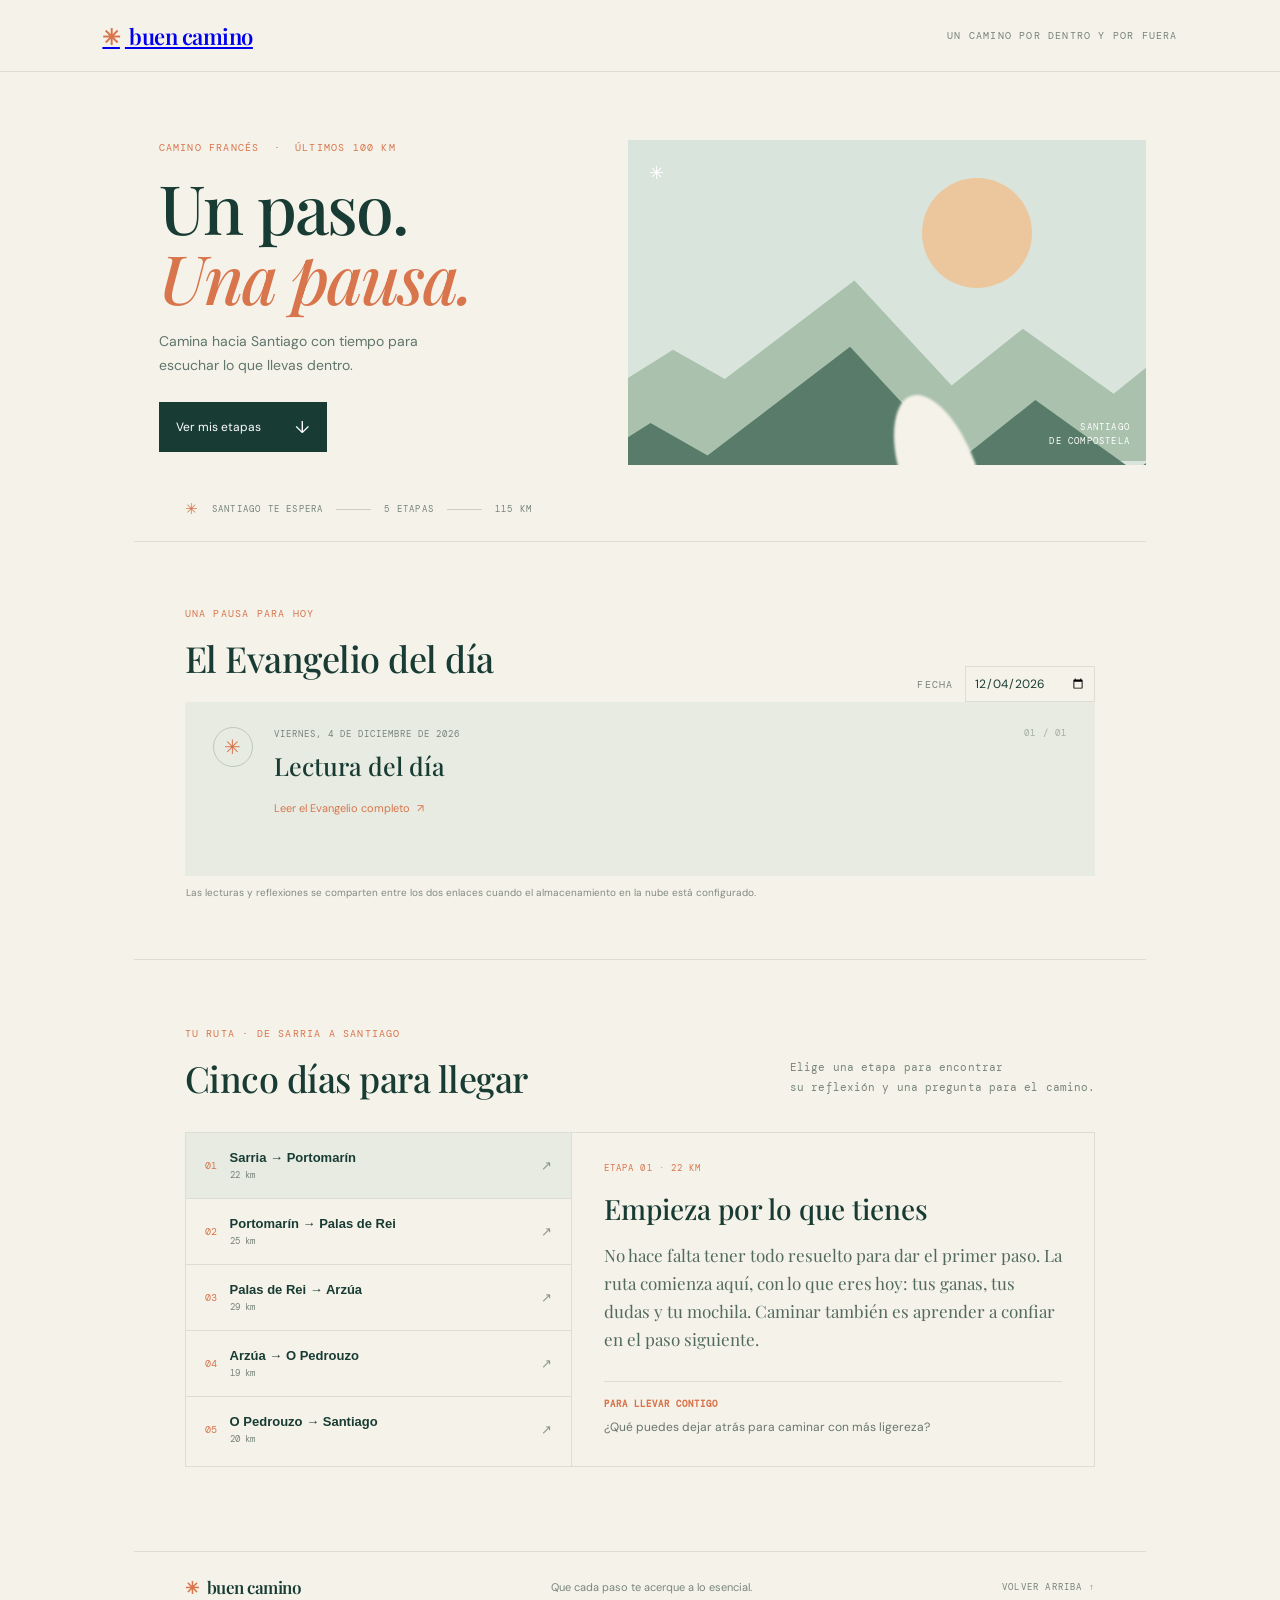
<file: index.html>
<!doctype html>
<html lang="es">
<head>
  <meta charset="utf-8"><meta name="viewport" content="width=device-width, initial-scale=1">
  <meta name="theme-color" content="#f5f2e9"><link rel="manifest" href="manifest.webmanifest"><link rel="icon" href="icon.svg" type="image/svg+xml"><meta name="description" content="Tu camino, paso a paso: etapas, reflexión y Evangelio del día.">
  <title>Buen Camino — una pausa en la ruta</title><link rel="stylesheet" href="styles.css">
</head>
<body>
  <header class="topbar"><a class="brand" href="#inicio"><span class="shell">✳</span> buen camino</a><span class="top-note">UN CAMINO POR DENTRO Y POR FUERA</span></header>
  <main id="inicio">
    <section class="hero">
      <div class="hero-copy"><p class="eyebrow">CAMINO FRANCÉS <span>·</span> ÚLTIMOS 100 KM</p><h1>Un paso.<br><em>Una pausa.</em></h1><p class="intro">Camina hacia Santiago con tiempo para escuchar lo que llevas dentro.</p><a class="button button-dark" href="#etapas">Ver mis etapas <span>↓</span></a></div>
      <div class="hero-art" aria-label="Ilustración de un sendero hacia las montañas"><div class="sun"></div><div class="ridge ridge-back"></div><div class="ridge ridge-front"></div><div class="path"></div><span class="art-label">SANTIAGO<br>DE COMPOSTELA</span><span class="art-star">✳</span></div>
      <div class="hero-foot"><span>✳</span> SANTIAGO TE ESPERA <span class="foot-line"></span> 5 ETAPAS <span class="foot-line"></span> 115 KM</div>
    </section>
    <section class="today" aria-labelledby="today-title">
      <div class="today-heading"><div><p class="eyebrow">UNA PAUSA PARA HOY</p><h2 id="today-title">El Evangelio del día</h2></div><label class="date-label">FECHA <input id="reading-date" type="date"></label></div>
      <div class="reading-card"><div class="reading-symbol">✳</div><div class="reading-content"><p id="reading-day" class="reading-day"></p><h3 id="reading-reference">Lc 12, 49-53</h3><p class="reading-caption"></p><p id="reading-text" class="reading-text"></p><div class="reading-links"><a id="reading-link" href="https://www.ewtn.com/es/lecturas/2026-10-22" target="_blank" rel="noreferrer">Leer el Evangelio completo <span>↗</span></a><span class="reading-separator" id="separator-one">·</span><span id="first-reading"></span><span class="reading-separator" id="separator-two">·</span><span id="psalm-reading"></span></div></div><span class="card-index">01 / 01</span></div>
      <details class="edit-panel" id="day-editor" open><summary>Editar lecturas y reflexión de este día</summary><form id="day-form" class="edit-form"><label>Evangelio (referencia)<input name="reference" placeholder="Ej.: Lc 12, 49-53"></label><label>Evangelista<input name="evangelist" placeholder="Ej.: san Lucas"></label><label>Evangelio (texto o notas)<textarea name="gospelText" rows="3" placeholder="Escribe o pega aquí el Evangelio..."></textarea></label><div class="form-row"><label>Primera lectura<input name="first" placeholder="Ej.: Ef 3, 14-21"></label><label>Salmo<input name="psalm" placeholder="Ej.: Salmo 32"></label></div><label>Reflexión del día<textarea name="reflection" rows="3" placeholder="Tu reflexión para esta jornada..."></textarea></label><button class="button button-dark" type="submit">Guardar este día <span>✓</span></button><span class="save-status" id="day-save-status" aria-live="polite"></span></form></details><div class="daily-reflection-wrap" id="daily-reflection-wrap"><p id="daily-reflection" class="daily-reflection"></p></div><p class="source-note">Las lecturas y reflexiones se comparten entre los dos enlaces cuando el almacenamiento en la nube está configurado.</p>
    </section>
    <section class="stages" id="etapas"><div class="section-heading"><div><p class="eyebrow">TU RUTA · DE SARRIA A SANTIAGO</p><h2>Cinco días para llegar</h2></div><p class="section-aside">Elige una etapa para encontrar<br>su reflexión y una pregunta para el camino.</p></div>
      <div class="stage-layout"><nav class="stage-list" aria-label="Etapas del Camino" id="stage-list"></nav><article class="reflection" id="reflection" aria-live="polite"></article></div>
    </section>
    <footer><span class="brand"><span class="shell">✳</span> buen camino</span><span>Que cada paso te acerque a lo esencial.</span><a href="#inicio">VOLVER ARRIBA ↑</a></footer>
  </main><script src="config.js"></script><script src="app.js"></script><script>if ("serviceWorker" in navigator && location.protocol !== "file:") navigator.serviceWorker.register("./sw.js").catch(() => {});</script>
</body></html>
</file>
<file: styles.css>
@import url('https://fonts.googleapis.com/css2?family=DM+Mono:wght@400;500&family=DM+Sans:wght@400;500;600;700&family=Playfair+Display:ital,wght@0,500;0,600;1,500;1,600&display=swap');
:root{--paper:#f5f2e9;--ink:#183c34;--muted:#77837a;--orange:#d8754c;--line:#dcded3;--sage:#dce5d8}*{box-sizing:border-box}html{scroll-behavior:smooth}body{margin:0;background:var(--paper);color:var(--ink);font-family:'DM Sans',sans-serif}.topbar{height:72px;padding:0 8vw;display:flex;align-items:center;justify-content:space-between;border-bottom:1px solid var(--line)}.brand{font-family:'Playfair Display',serif;font-size:22px;font-weight:600;letter-spacing:-.5px}.shell{color:var(--orange);margin-right:5px}.top-note,.eyebrow,.date-label,.hero-foot,.art-label,.section-aside,.card-index,footer>a{font-family:'DM Mono',monospace;font-size:10px;letter-spacing:1.2px}.top-note{color:var(--muted)}main{max-width:1100px;margin:0 auto;padding:0 44px}.hero{min-height:470px;display:grid;grid-template-columns:1fr 1.05fr;position:relative;padding:58px 0 66px;align-items:center;border-bottom:1px solid var(--line)}.hero-copy{padding:0 0 12px 5%}.eyebrow{color:var(--orange);margin:0 0 18px}.eyebrow span{padding:0 7px}h1,h2,h3,p{margin-top:0}h1{font-family:'Playfair Display',serif;font-size:68px;line-height:1.03;letter-spacing:-2px;margin-bottom:18px;font-weight:500}h1 em{color:var(--orange);font-weight:500}.intro{max-width:320px;line-height:1.7;color:#60756b;font-size:14px;margin-bottom:25px}.button{border:0;text-decoration:none;display:inline-flex;gap:34px;padding:14px 17px;align-items:center;font-size:12px}.button-dark{background:var(--ink);color:white}.button-dark span{font-size:17px}.hero-art{height:325px;background:#d9e5dc;position:relative;overflow:hidden}.sun{width:110px;height:110px;position:absolute;background:#efc496;border-radius:50%;top:38px;right:22%;opacity:.9}.ridge{position:absolute;left:-10%;width:125%;height:210px;bottom:-30px;clip-path:polygon(0 76%,15% 47%,23% 61%,43% 14%,58% 64%,69% 37%,83% 68%,100% 26%,100% 100%,0 100%)}.ridge-back{background:#a9c1ad;bottom:4px}.ridge-front{background:#587c69;bottom:-70px;transform:scale(1.1)}.path{position:absolute;background:#f5f2e9;width:75px;height:168px;bottom:-94px;left:53%;transform:rotate(-20deg);border-radius:50%;filter:blur(1px)}.art-label{position:absolute;right:16px;bottom:17px;color:white;text-align:right;line-height:1.5;font-size:9px}.art-star{position:absolute;top:21px;left:21px;color:white;font-size:18px}.hero-foot{position:absolute;left:5%;bottom:22px;display:flex;align-items:center;gap:13px;color:#75847a;font-size:9px}.hero-foot>span:first-child{color:var(--orange);font-size:15px}.foot-line{width:35px;height:1px;background:#c8cfc4}.today{padding:65px 5% 60px;border-bottom:1px solid var(--line)}.today-heading,.section-heading{display:flex;align-items:end;justify-content:space-between}.today h2,.section-heading h2{font-family:'Playfair Display',serif;font-size:36px;line-height:1.15;font-weight:500;letter-spacing:-.5px;margin:0 0 23px}.date-label{color:var(--muted);display:flex;align-items:center;gap:12px}.date-label input{font-family:'DM Sans',sans-serif;color:var(--ink);border:1px solid var(--line);background:transparent;padding:8px;font-size:12px}.reading-card{background:#e8ebe1;min-height:174px;padding:25px 28px;display:flex;align-items:flex-start;gap:21px;position:relative}.reading-symbol{width:40px;height:40px;flex:none;border:1px solid #bdc9b9;border-radius:50%;display:grid;place-items:center;color:var(--orange);font-size:20px}.reading-day{font-family:'DM Mono',monospace;text-transform:uppercase;font-size:9px;letter-spacing:1px;color:var(--muted);margin:1px 0 9px}.reading-content h3{font-family:'Playfair Display',serif;font-size:25px;font-weight:500;margin:0 0 3px}.reading-caption{font-size:12px;color:#68766b;margin:0 0 19px}.reading-links{display:flex;flex-wrap:wrap;gap:9px;align-items:center;color:#60756b;font-size:11px}.reading-links a{color:var(--orange);text-decoration:none}.reading-links a:hover{text-decoration:underline}.reading-links a span{padding-left:4px}.reading-separator{color:#a3aca1}.card-index{margin-left:auto;color:#a4ada2;font-size:9px}.source-note{font-size:10px;color:#818b80;margin:10px 0 0 1px}.stages{padding:67px 5% 84px}.section-heading{margin-bottom:32px}.section-heading h2{margin-bottom:0}.section-aside{color:#78867c;line-height:1.8;letter-spacing:.1px;font-size:11px;margin-bottom:2px}.stage-layout{display:grid;grid-template-columns:.85fr 1.15fr;border:1px solid var(--line);min-height:335px}.stage-list{border-right:1px solid var(--line)}.stage-button{background:transparent;color:var(--ink);border:0;border-bottom:1px solid var(--line);width:100%;text-align:left;padding:17px 19px;display:flex;align-items:center;gap:13px;cursor:pointer;transition:background .2s}.stage-button:last-child{border-bottom:0}.stage-button:hover,.stage-button.active{background:#e8ebe1}.stage-num{font-family:'DM Mono',monospace;color:var(--orange);font-size:10px}.stage-city{display:block;font-size:13px;font-weight:600}.stage-km{display:block;color:var(--muted);font-family:'DM Mono',monospace;font-size:9px;margin-top:4px}.stage-arrow{margin-left:auto;color:#89968a}.reflection{padding:29px 32px;display:flex;flex-direction:column}.reflection-label{font-family:'DM Mono',monospace;color:var(--orange);font-size:9px;letter-spacing:1.1px;margin:0 0 16px}.reflection h3{font-family:'Playfair Display',serif;font-size:28px;font-weight:500;margin:0 0 14px}.reflection-text{font-family:'Playfair Display',serif;font-size:17px;line-height:1.65;color:#526a5e;margin:0 0 24px}.question{border-top:1px solid var(--line);padding-top:16px;margin-top:auto}.question strong{font-family:'DM Mono',monospace;color:var(--orange);font-size:9px;letter-spacing:1px;display:block;margin-bottom:8px}.question p{font-size:12px;line-height:1.6;margin:0;color:#68766b}footer{border-top:1px solid var(--line);padding:24px 5%;display:flex;align-items:center;justify-content:space-between;color:#79867c;font-size:11px}footer .brand{color:var(--ink);font-size:17px}footer>a{color:var(--muted);text-decoration:none;font-size:9px}@media(max-width:700px){.topbar{height:60px;padding:0 22px}.top-note{font-size:8px;letter-spacing:.6px}main{padding:0 20px}.hero{grid-template-columns:1fr;padding:46px 0 57px;gap:27px}.hero-copy{padding-left:2%}h1{font-size:58px}.hero-art{height:245px}.hero-foot{left:2%;font-size:8px;gap:8px}.foot-line{width:19px}.today,.stages{padding:48px 2%}.today-heading{align-items:flex-start;gap:12px;flex-direction:column}.today h2,.section-heading h2{font-size:31px;margin-bottom:16px}.date-label{margin-bottom:13px}.reading-card{padding:20px 16px;gap:12px}.reading-symbol{width:33px;height:33px}.reading-content h3{font-size:22px}.reading-links{gap:7px}.card-index{display:none}.section-heading{display:block}.section-aside{margin-top:14px}.stage-layout{grid-template-columns:1fr}.stage-list{border-right:0;border-bottom:1px solid var(--line)}.stage-button{padding:13px 15px}.reflection{padding:24px 19px;min-height:280px}.reflection h3{font-size:26px}footer{padding:20px 2%;flex-wrap:wrap;gap:13px}footer>span:nth-child(2){order:3;width:100%}}
.edit-panel{margin-top:22px;border-top:1px solid var(--line);padding-top:14px}.edit-panel summary{cursor:pointer;font-family:'DM Mono',monospace;font-size:10px;letter-spacing:.5px;color:var(--ink)}.edit-form{padding:17px 0 4px;display:grid;gap:12px}.edit-form label,.stage-edit-label{display:grid;gap:6px;color:#718076;font-family:'DM Mono',monospace;font-size:9px;letter-spacing:.5px}.edit-form input,.edit-form textarea,.stage-edit-label input,.stage-edit-label textarea{width:100%;border:1px solid var(--line);background:#f5f4ee;padding:10px;color:var(--ink);font:12px 'DM Sans',sans-serif;resize:vertical}.edit-form input:focus,.edit-form textarea:focus,.stage-edit-label input:focus,.stage-edit-label textarea:focus{outline:1px solid #829783}.form-row{display:grid;grid-template-columns:1fr 1fr;gap:12px}.edit-form .button,.stage-save{width:max-content;padding:11px 14px;cursor:pointer}.save-status{font-size:10px;color:#60756b}.stage-edit-label{margin-bottom:12px}.stage-save{margin-top:4px}
[hidden]{display:none!important}.reading-text{font-family:'Playfair Display',serif;font-size:15px;line-height:1.7;white-space:pre-wrap;color:#526a5e;margin:12px 0}.daily-reflection-wrap{margin:14px 0 0}.daily-reflection:not(:empty){font-family:'Playfair Display',serif;font-size:17px;line-height:1.6;color:#526a5e;padding:17px 20px;background:#e8ebe1}.stage-edit-label{margin-bottom:12px}.edit-form textarea{min-height:80px}
</file>
